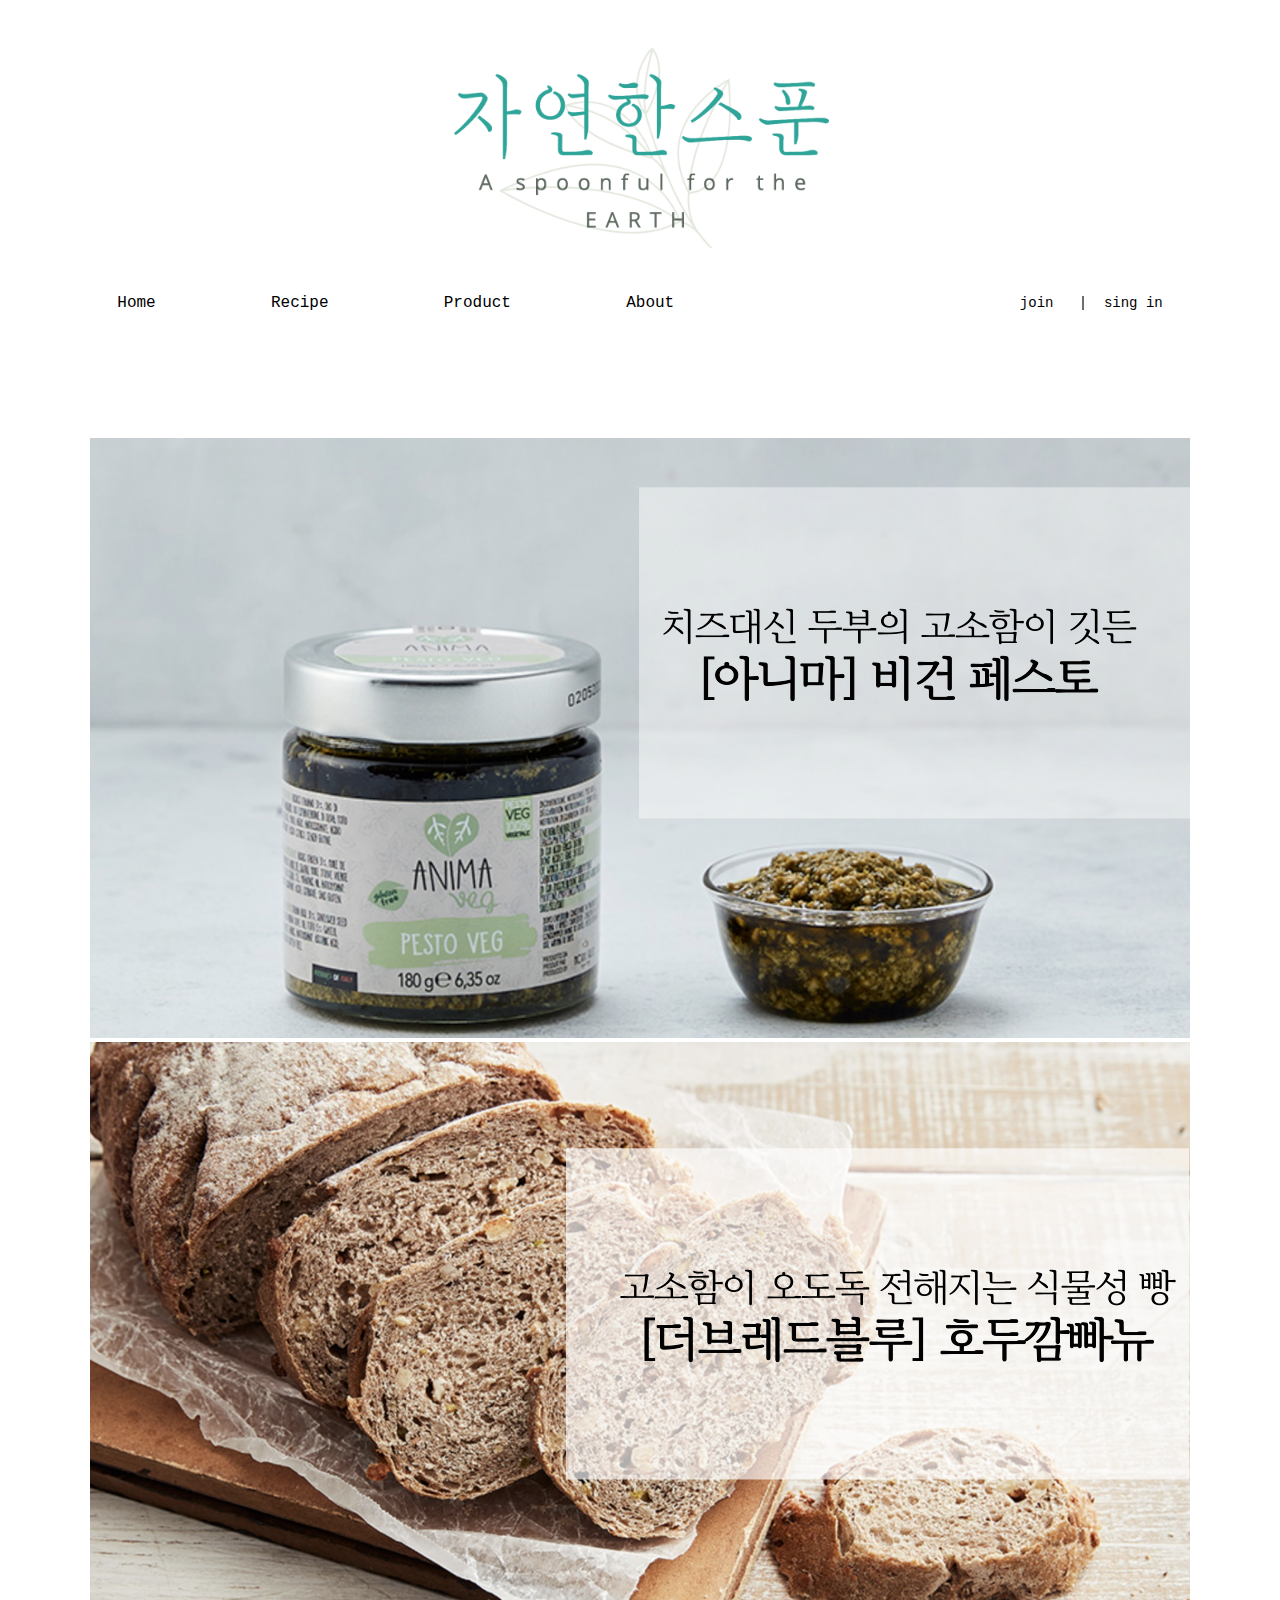
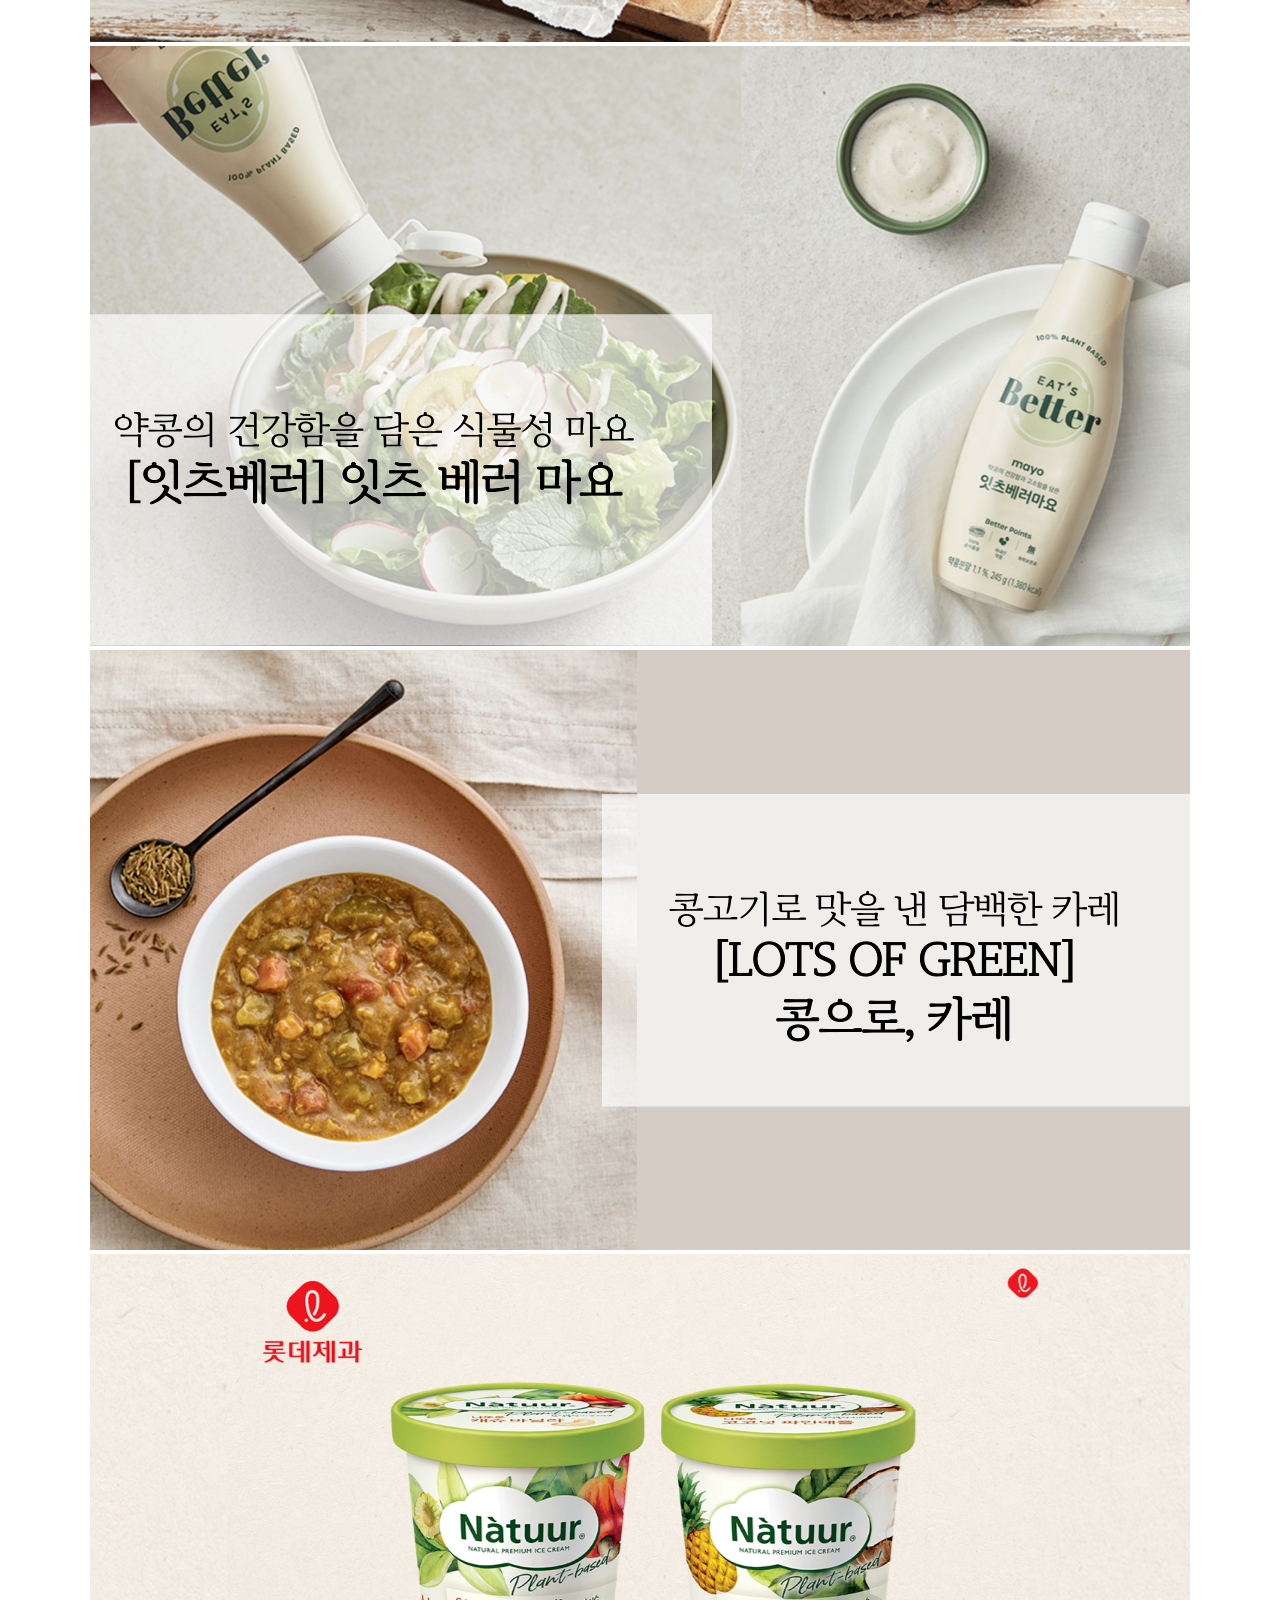
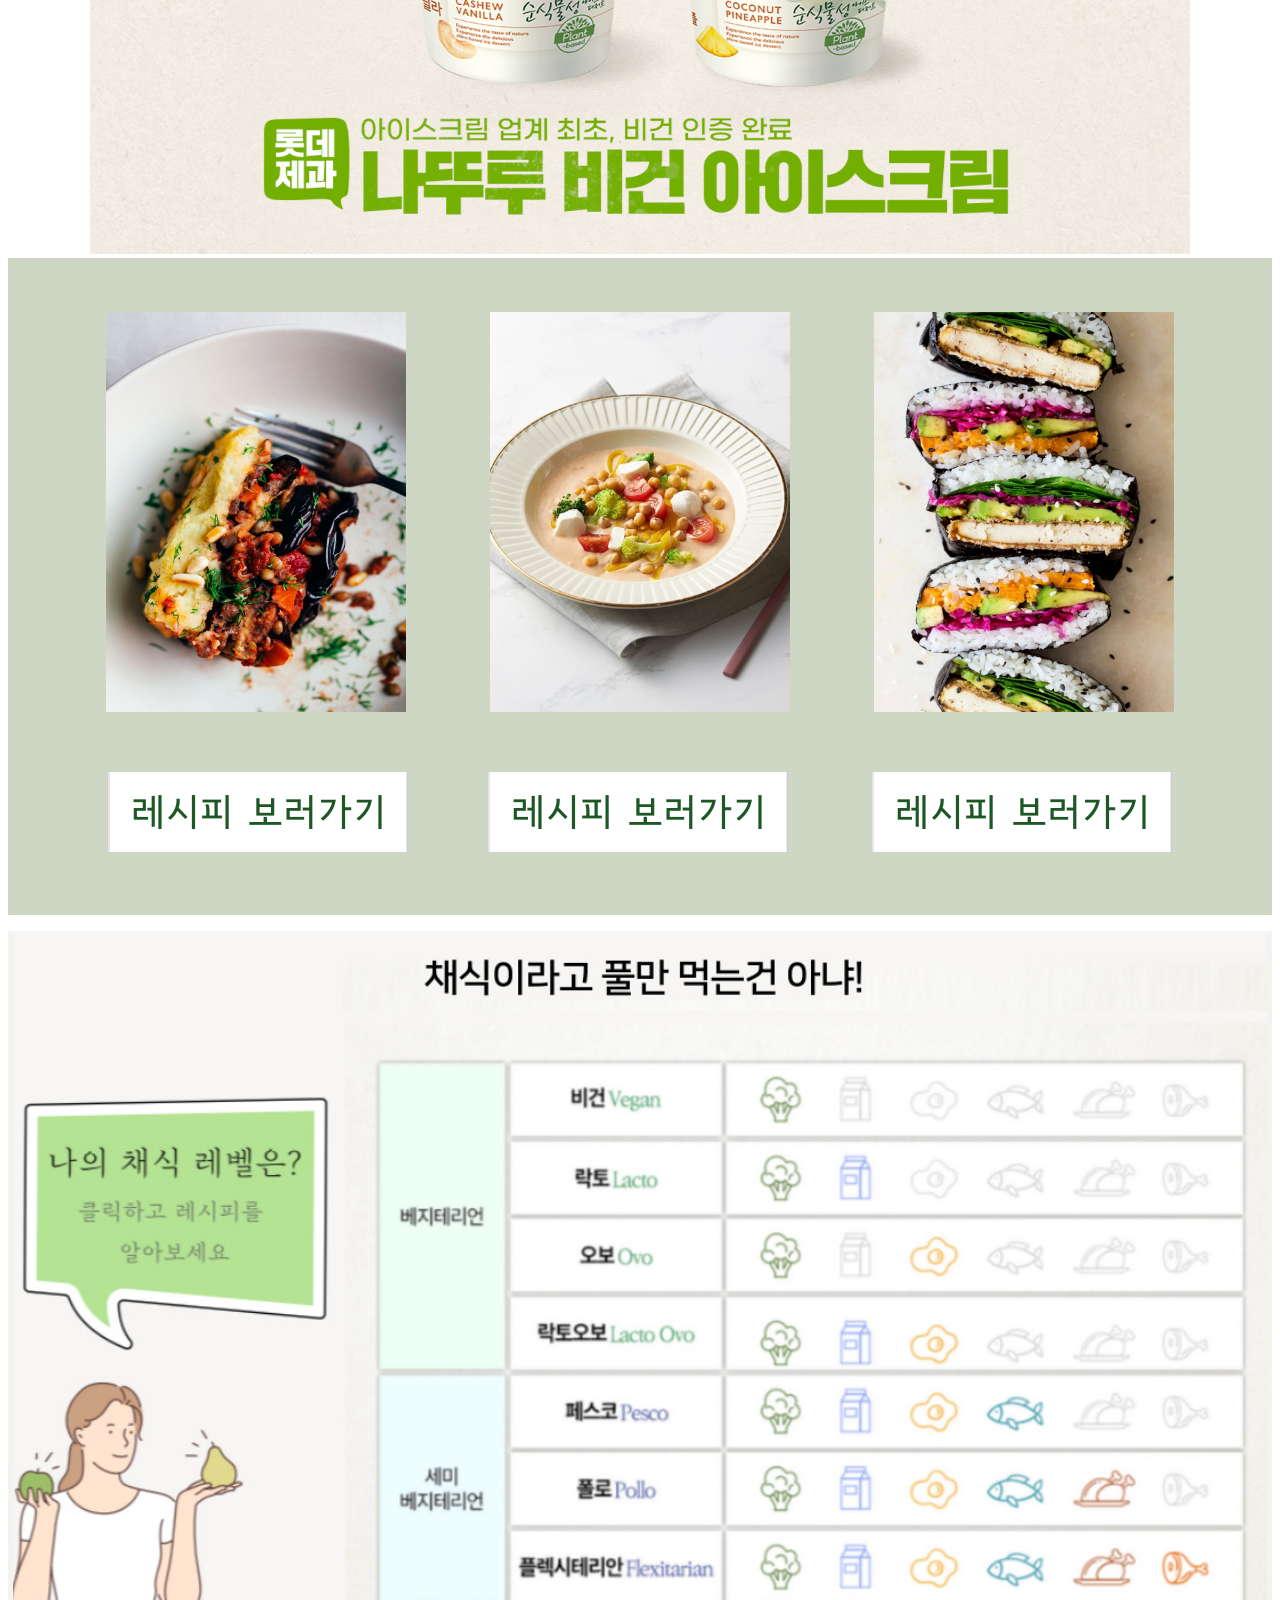
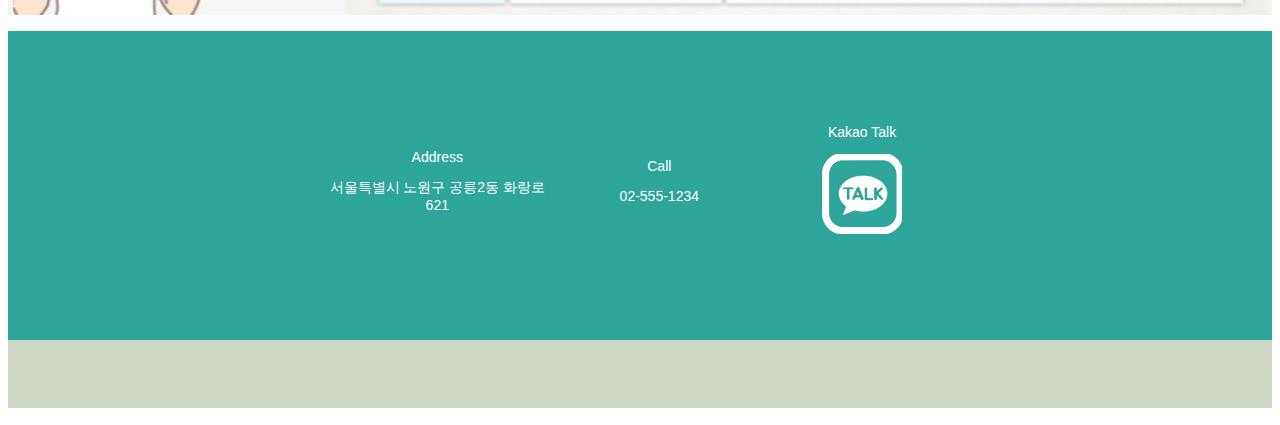
<file: index.html>
<!doctype html>
<html>
<head>
<meta charset="UTF-8">
<title>자연한스푼</title>
    <link rel="stylesheet" type="text/css" href="http://kenwheeler.github.io/slick/slick/slick.css" />
    <link rel="stylesheet" type="text/css" href="http://kenwheeler.github.io/slick/slick/slick-theme.css" />
    <script src="http://code.jquery.com/jquery-3.2.1.slim.min.js" integrity="sha256-k2WSCIexGzOj3Euiig+TlR8gA0EmPjuc79OEeY5L45g=" crossorigin="anonymous"></script>
    <script type="text/javascript" src="http://kenwheeler.github.io/slick/slick/slick.min.js"></script>
<link href="begun.css" rel="stylesheet" type="text/css">
<script type="text/javascript">
function MM_swapImgRestore() { //v3.0
  var i,x,a=document.MM_sr; for(i=0;a&&i<a.length&&(x=a[i])&&x.oSrc;i++) x.src=x.oSrc;
}
function MM_preloadImages() { //v3.0
  var d=document; if(d.images){ if(!d.MM_p) d.MM_p=new Array();
    var i,j=d.MM_p.length,a=MM_preloadImages.arguments; for(i=0; i<a.length; i++)
    if (a[i].indexOf("#")!=0){ d.MM_p[j]=new Image; d.MM_p[j++].src=a[i];}}
}

function MM_findObj(n, d) { //v4.01
  var p,i,x;  if(!d) d=document; if((p=n.indexOf("?"))>0&&parent.frames.length) {
    d=parent.frames[n.substring(p+1)].document; n=n.substring(0,p);}
  if(!(x=d[n])&&d.all) x=d.all[n]; for (i=0;!x&&i<d.forms.length;i++) x=d.forms[i][n];
  for(i=0;!x&&d.layers&&i<d.layers.length;i++) x=MM_findObj(n,d.layers[i].document);
  if(!x && d.getElementById) x=d.getElementById(n); return x;
}

function MM_swapImage() { //v3.0
  var i,j=0,x,a=MM_swapImage.arguments; document.MM_sr=new Array; for(i=0;i<(a.length-2);i+=3)
   if ((x=MM_findObj(a[i]))!=null){document.MM_sr[j++]=x; if(!x.oSrc) x.oSrc=x.src; x.src=a[i+2];}
}
function MM_showHideLayers() { //v9.0
  var i,p,v,obj,args=MM_showHideLayers.arguments;
  for (i=0; i<(args.length-2); i+=3) 
  with (document) if (getElementById && ((obj=getElementById(args[i]))!=null)) { v=args[i+2];
    if (obj.style) { obj=obj.style; v=(v=='show')?'visible':(v=='hide')?'hidden':v; }
    obj.visibility=v; }
}
function MM_popupMsg(msg) { //v1.0
  alert(msg);
}
function MM_openBrWindow(theURL,winName,features) { //v2.0
  window.open(theURL,winName,features);
}
</script>
</head>

<body onLoad="MM_preloadImages('images2/recipeR1.png','images2/recipeR002.png','images2/recipeR3.png');MM_openBrWindow('event.html','GoType','scrollbars=yes,resizable=yes,width=500,height=500')">
<div id="headTitle"><a href="index.html"><img src="images2/logo.png" width="400" height="200" alt=""/></a>
  <div id="menuTitle"></div>
</div>
<div class="menu">
  <pre style="font-size: 16px"><a href="index.html" style="font-size: large">Home</a>            <a href="#" onClick="MM_popupMsg('준비중입니다!')" onMouseOver="MM_showHideLayers('subMenu','','show')">Recipe</a>            <a href="product.html" onMouseOver="MM_showHideLayers('subMenu','','show')">Product</a><a href="#"></a>            <a href="#" onClick="MM_popupMsg('준비중입니다!')">About</a>                                    <span style="font-size: 14px" onfocus="MM_popupMsg('준비중입니다!')"><a href="#" onClick="MM_popupMsg('준비중입니다!')">join</a>   |  <a href="#">sing in</a></span></pre>
  <div id="subMenu" style="visibility:hidden;"> 
  <table width="680" border="0" cellspacing="1" cellpadding="5">
    <tbody>
      <tr>
        <td><a href="product.html">Vegan</a></td>
        <td><a href="#">Lacto</a></td>
        <td><a href="#">Ovo</a></td>
        <td><a href="#">Lacto Ovo</a></td>
        <td><a href="#">Pesco</a></td>
        <td><a href="#">Pollo</a></td>
		<td><a href="#">Flexiarian</a></td>
		<td style="border-width: thin; border-style: dashed;" onClick="MM_showHideLayers('subMenu','','hide')">close(x)</td>
      </tr>
    </tbody>
  </table>
    <p>&nbsp;</p>
  </div>
</div>
	
<div id="slide">
  <div id="slide-wrapper">
        <div><img src="images2/product002.png" width = "1100" height="600" class="slick-track" onClick="MM_popupMsg('상품 준비중입니다!')"></div>
		<div class="slick-track"><img src="images2/product003.png" width = "1100" height="600" class="slick-track" onClick="MM_popupMsg('상품 준비중입니다!')"></div>
		<div><img src="images2/product004.png" width = "1100" height="600" class="slick-track" onClick="MM_popupMsg('상품 준비중입니다!')"></div>
		<div><img src="images2/product005.png" width = "1100" height="600" class="slick-track" onClick="MM_popupMsg('상품 준비중입니다!')"></div>
        <div><img src="images2/product006.png" width = "1100" height="600" class="slick-track" onClick="MM_popupMsg('상품 준비중입니다!')"></div>
</div>
</div>

<div id="recipe">
  <div class="recipe_img">
    <p><span style="text-align: center"><a href="#" onMouseOut="MM_swapImgRestore()" onMouseOver="MM_swapImage('recipe1','','images2/recipeR1.png',1)"><img src="images2/recipe1.jpeg" alt="" width="300" height="400" class="recipe_img" id="recipe1" onClick="MM_popupMsg('렌틸 콩 무사카 레시피 궁금하신가요?\r기대해주세요!')"></a>
		<a href="recipeView.html" onMouseOut="MM_swapImgRestore()" onMouseOver="MM_swapImage('recipe2','','images2/recipeR002.png',1)"><img src="images2/recipe2.jpeg" alt="병아리콩 파스타" width="300" height="400" class="recipe_img" id="recipe2"></a></span>
		<a href="#" style="text-align: center" onMouseOver="MM_swapImage('recipe3','','images2/recipeR3.png',1)" onMouseOut="MM_swapImgRestore()"><img src="images2/recipe3.jpeg" alt="아보카도두부 김밥" width="300" height="400" class="recipe_img" id="recipe3" onClick="MM_popupMsg('색다르게 즐겨보는 두부, 아보카도 김밥~\r기대해주세요!')"></a></p>
    <p style="text-align: center"><img src="images2/recipeGo.png" alt="" width="300" height="80" class="recipe_img" onClick="MM_popupMsg('래시피 준비중입니다!')"/><img src="images2/recipeGo.png" alt="" width="300" height="80" usemap="#Map2" class="recipe_img" href="recipeView.html"/>
      <map name="Map2">
        <area shape="poly" coords="7,4" href="#">
        <area shape="rect" coords="8,7,300,73" href="recipeView.html">
      </map>
    <img src="images2/recipeGo.png" alt="" width="300" height="80" class="recipe_img" onClick="MM_popupMsg('래시피 준비중입니다!')"/></p>
  </div>
</div>
<div id="type">
  <p><img src="images2/level.png" alt="" width="1254" usemap="#Map"/>
    <map name="Map">
      <area shape="rect" coords="497,599,705,674" href="#" onClick="MM_popupMsg('래시피 준비중입니다!')">
      <area shape="rect" coords="497,131,706,204" onClick="MM_popupMsg('레시피 준비중입니다!')">
      <area shape="rect" coords="496,211,702,278" onClick="MM_popupMsg('레시피 준비중입니다!')">
      <area shape="rect" coords="495,285,706,356" onClick="MM_popupMsg('래시피 준비중입니다!')">
      <area shape="rect" coords="494,362,706,433" onClick="MM_popupMsg('래시피 준비중입니다!')">
      <area shape="rect" coords="496,439,707,511" onClick="MM_popupMsg('래시피 준비중입니다!')">
      <area shape="rect" coords="497,519,707,588" onClick="MM_popupMsg('래시피 준비중입니다!')">
    </map>
  </p>
</div>

<footer class="bottom">
  <div class="bottomInfo">
		<div class="bottomInfo_block">
	    <pre>&nbsp;


</pre></div>
	<table width="680" border="0" cellspacing="1" cellpadding="5">
	  <tbody>
		    <tr>
		      <td width="274" style="text-align: center; color: #FFFFFF; font-family: Gotham, 'Helvetica Neue', Helvetica, Arial, sans-serif;"><p>Address</p>
	          <p><a href="https://www.google.com/maps/place/서울여자대학교/@37.6281126,127.0882681,17z/data=!3m1!4b1!4m5!3m4!1s0x357cb9870d108e45:0x14cb14d89b7450a7!8m2!3d37.6281126!4d127.0904568" target="new" style="color: white;">서울특별시 노원구 공릉2동 화랑로 621</a></p></td>
		      <td width="152" style="text-align: center; color: #FFFFFF; font-family: Gotham, 'Helvetica Neue', Helvetica, Arial, sans-serif;"><p>Call</p>
	          <p>02-555-1234</p></td>
		      <td width="220"><p style="text-align: center; color: #FFFFFF; font-family: Gotham, 'Helvetica Neue', Helvetica, Arial, sans-serif;">Kakao Talk</p>
	          <p><a href="https://open.kakao.com/o/s5alzBhd" target="new"><img src="images2/kakaotalk.png" width="80" height="80" alt=""/></a></p></td>
	        </tr>
      </tbody>
    </table>
		<p>&nbsp;</p>
		<p>&nbsp;</p>
  </div>
  <p>&nbsp;</p>
  <p>&nbsp;</p>
</footer>
</body>
	
<script type="text/javascript">
	
$(document).ready(function () {
	$('#slide-wrapper').slick({
	autoplay : true,

		dots: true,

		speed : 300 /* 이미지가 슬라이딩시 걸리는 시간 */,

		infinite: true,

		autoplaySpeed: 3000 /* 이미지가 다른 이미지로 넘어 갈때의 텀 */,

		arrows: true,

		slidesToShow: 1,

		slidesToScroll: 1,

		fade: false
});
});



</script>
</html>
</file>
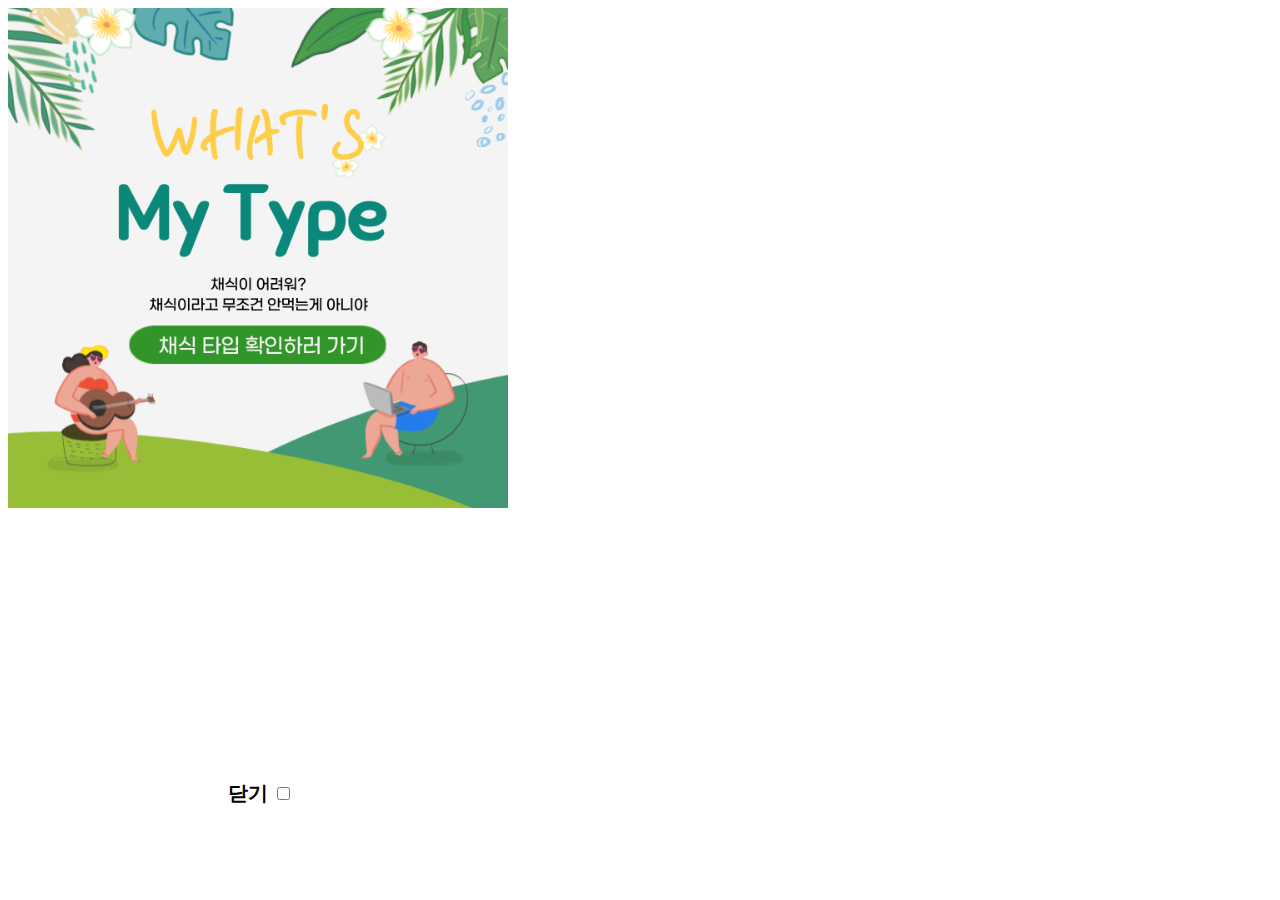
<file: event.html>
<!doctype html>
<html>
<head>
<meta charset="UTF-8">
<title>event.html</title>
<script type="text/javascript">
function MM_callJS(jsStr) { //v2.0
  return eval(jsStr)
}
	
function MovePage() {
        window.opener.top.location.href="index.html#type";
        window.close();
}
</script>
</head>

<body>
<img src="images2/event.png" alt="" width="500" height="500" usemap="#Map"/>
<map name="Map">
  <area shape="rect" coords="117,319,380,356" href="javascript:MovePage();" >
</map>
<div id ="checkBoxId" style="left: 228px; width: 77px; bottom: 93px; font-size: 20px; font-weight: bold; position: absolute;">
	<label> 닫기 <input name="color" type="checkbox" onClick="MM_callJS('window.close();')" value="close"></label>
	</div>
</body>
<!--
<script>
	$(document).ready(function(){
    $("#checkBoxId").change(function(){
        if($("#checkBoxId").is(":checked")){
           window.close();
        }
    });
});
	</script>
-->
</html>
</file>
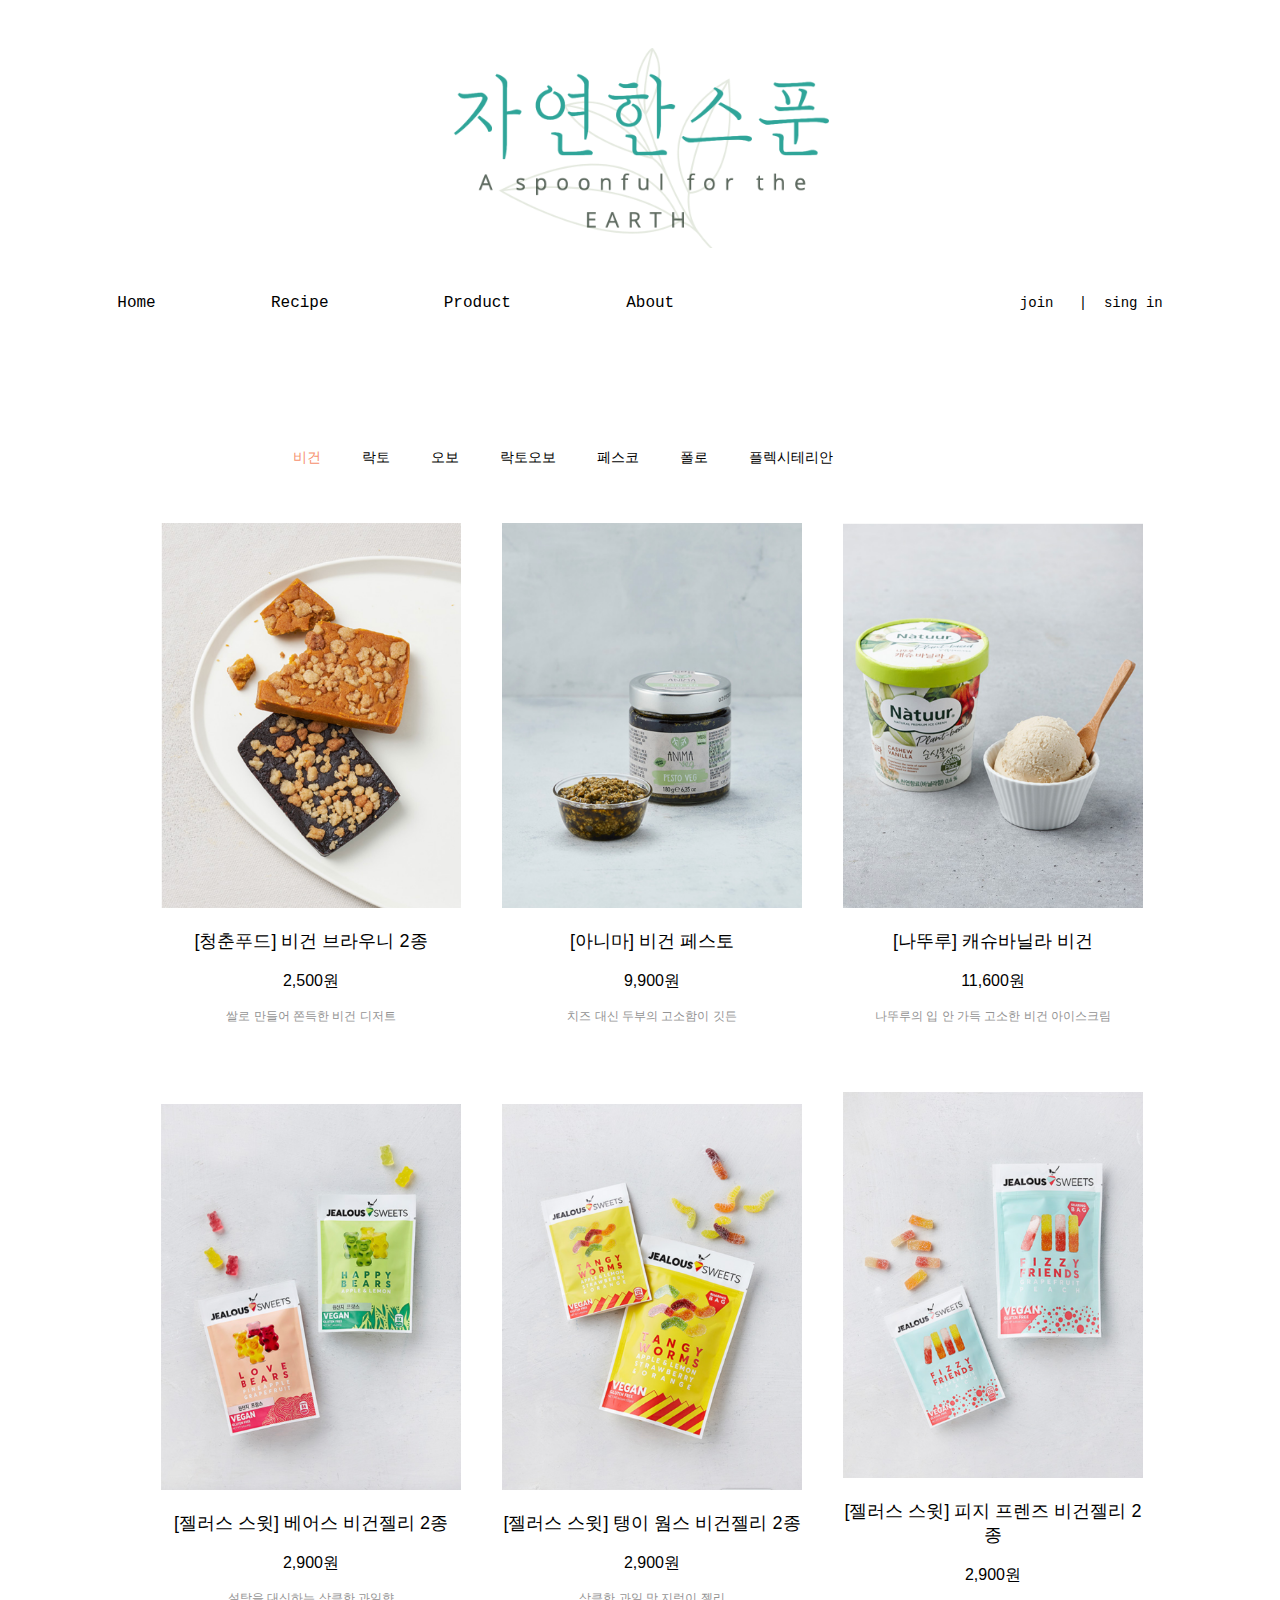
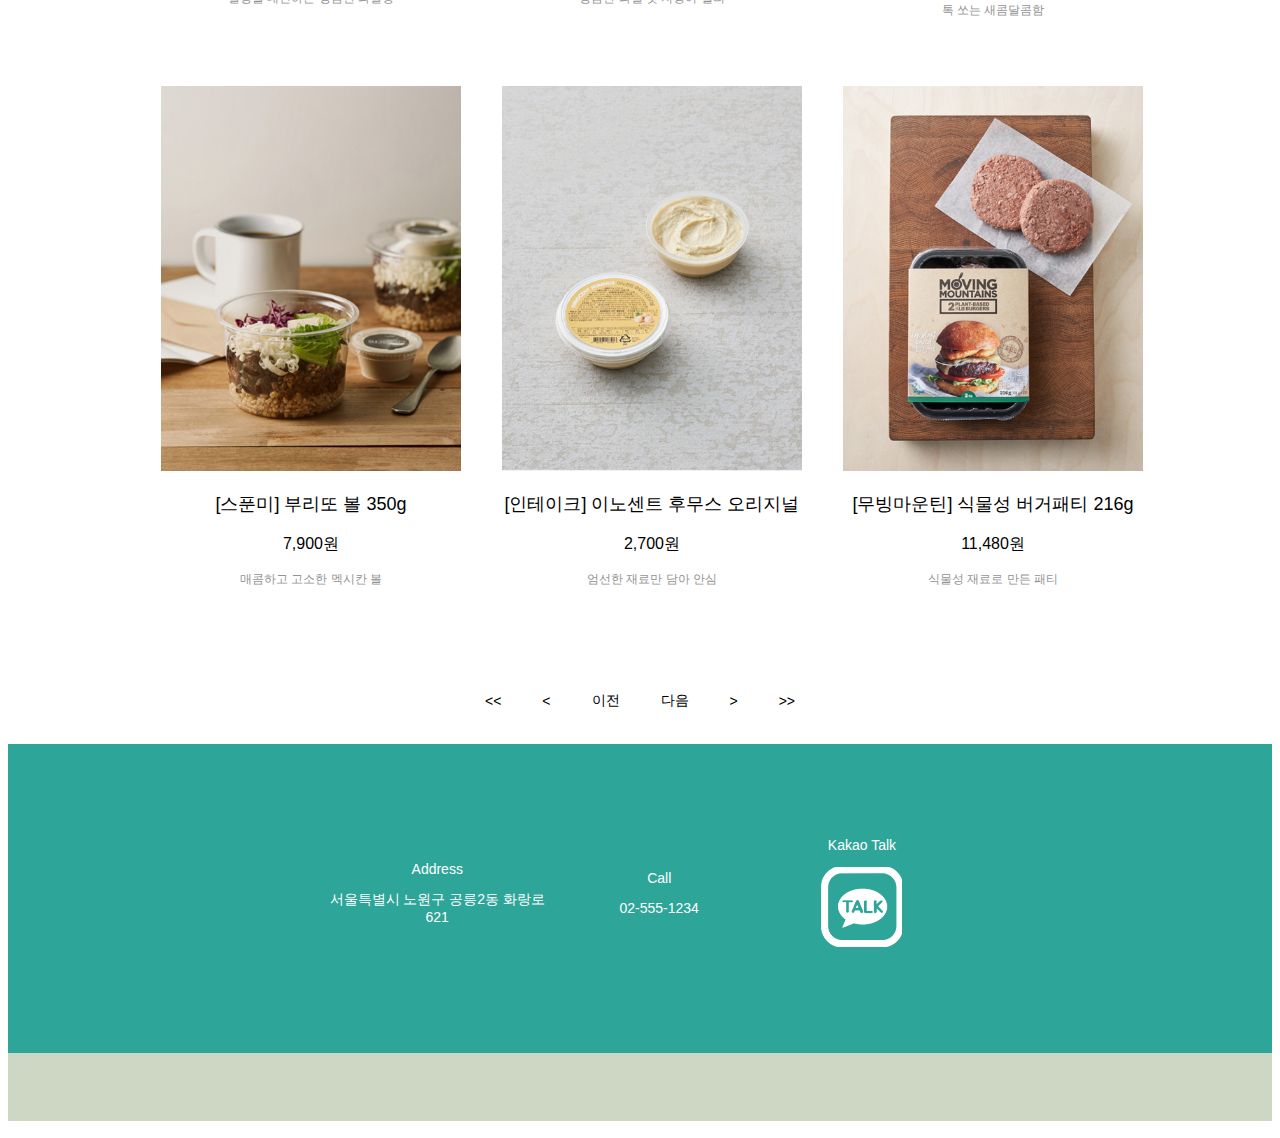
<file: product.html>
<!doctype html>
<html>
<head>
<meta charset="UTF-8">
<title>비건 상품</title>
<link rel="stylesheet" type="text/css" href="http://kenwheeler.github.io/slick/slick/slick.css" />
<link rel="stylesheet" type="text/css" href="http://kenwheeler.github.io/slick/slick/slick-theme.css" />
<script src="http://code.jquery.com/jquery-3.2.1.slim.min.js" integrity="sha256-k2WSCIexGzOj3Euiig+TlR8gA0EmPjuc79OEeY5L45g=" crossorigin="anonymous"></script>
<script type="text/javascript" src="http://kenwheeler.github.io/slick/slick/slick.min.js"></script>
<link href="begun.css" rel="stylesheet" type="text/css">
<script type="text/javascript">
function MM_showHideLayers() { //v9.0
  var i,p,v,obj,args=MM_showHideLayers.arguments;
  for (i=0; i<(args.length-2); i+=3) 
  with (document) if (getElementById && ((obj=getElementById(args[i]))!=null)) { v=args[i+2];
    if (obj.style) { obj=obj.style; v=(v=='show')?'visible':(v=='hide')?'hidden':v; }
    obj.visibility=v; }
}
function MM_popupMsg(msg) { //v1.0
  alert(msg);
}
</script>
</head>

<body>
<div id="headTitle"><a href="index.html"><img src="images2/logo.png" width="400" height="200" alt=""/></a>
  <div id="menuTitle"></div>
</div>
<div class="menu">
  <pre style="font-size: 16px"><a href="index.html" style="font-size: large">Home</a>            <a href="#" onClick="MM_popupMsg('준비중입니다!')" onMouseOver="MM_showHideLayers('subMenu','','show')">Recipe</a>            <a href="product.html">Product</a><a href="#"></a>            <a href="#" onClick="MM_popupMsg('준비중입니다!')">About</a>                                    <span style="font-size: 14px" onfocus="MM_popupMsg('준비중입니다!')"><a href="#" onClick="MM_popupMsg('준비중입니다!')">join</a>   |  <a href="#" onClick="MM_popupMsg('준비중입니다!')">sing in</a></span></pre>
  <div id="subMenu" style="visibility:hidden;"> 
  <table width="680" border="0" cellspacing="1" cellpadding="5">
    <tbody>
      <tr>
        <td><a href="#">Vegan</a></td>
        <td onClick="MM_popupMsg('상품 준비중입니다!')">Lacto</td>
        <td onClick="MM_popupMsg('상품 준비중입니다!')">Ovo</td>
        <td onClick="MM_popupMsg('상품 준비중입니다!')">Lacto Ovo</td>
        <td onClick="MM_popupMsg('상품 준비중입니다!')">Pesco</td>
        <td onClick="MM_popupMsg('상품 준비중입니다!')">Pollo</td>
		<td onClick="MM_popupMsg('상품 준비중입니다!')">Flexiarian</td>
		<td style="border-width: thin; border-style: dashed;" onClick="MM_showHideLayers('subMenu','','hide')" onfocus="MM_showHideLayers('subMenu','','hide')">close(x)</td>
      </tr>
    </tbody>
  </table>
  </div>
</div>
	<div id="Page">
<div id="category">
  <table width="1000" border="0" cellspacing="1" cellpadding="5">
    <tbody>
      <tr>
        <td><a href="product.html" style="color: #F6916E">비건</a></td>
        <td><a href="#" onClick="MM_popupMsg('상품 준비중입니다!')">락토</a></td>
        <td><a href="#" onClick="MM_popupMsg('상품 준비중입니다!')">오보</a></td>
        <td><a href="#" onClick="MM_popupMsg('상품 준비중입니다!')">락토오보</a></td>
        <td><a href="#" onClick="MM_popupMsg('상품 준비중입니다!')">페스코</a></td>
        <td><a href="#" onClick="MM_popupMsg('상품 준비중입니다!')">폴로</a></td>
        <td><a href="#" onClick="MM_popupMsg('상품 준비중입니다!')">플렉시테리안</a></td>
      </tr>
    </tbody>
  </table>
</div>
<div id="items">
  <table width="1000" border="0" cellspacing="1" cellpadding="5">
    <tbody>
      <tr>
        <td><p><img src="images2/item01.png"  alt="" width="300" onClick="MM_popupMsg('상품 준비중입니다!')"/></p>
          <p class="itemTitle">[청춘푸드] 비건 브라우니 2종</p>
          <p class="itemPrice">2,500원</p>
          <p class="itemSubInfo">쌀로 만들어 쫀득한 비건 디저트</p></td>
        <td><p><img src="images2/item02.png"  alt="" width="300" onClick="MM_popupMsg('상품 준비중입니다!')"/></p>
          <p class="itemTitle">[아니마] 비건 페스토</p>
          <p class="itemPrice">9,900원</p>
          <p class="itemSubInfo">치즈 대신 두부의 고소함이 깃든</p></td>
        <td><p><img src="images2/item03.png"  alt="" width="300" onClick="MM_popupMsg('상품 준비중입니다!')"/></p>
          <p class="itemTitle">[나뚜루] 캐슈바닐라 비건</p>
          <p class="itemPrice">11,600원</p>
          <p class="itemSubInfo">나뚜루의 입 안 가득 고소한 비건 아이스크림</p></td>
      </tr>
      <tr>
        <td><p><img src="images2/item04.png"  alt="" width="300" onClick="MM_popupMsg('상품 준비중입니다!')"/></p>
          <p class="itemTitle">[젤러스 스윗] 베어스 비건젤리 2종</p>
          <p class="itemPrice">2,900원</p>
          <p class="itemSubInfo">설탕을 대신하는 상큼한 과일향</p></td>
        <td><p><img src="images2/item05.png"  alt="" width="300" onClick="MM_popupMsg('상품 준비중입니다!')"/></p>
          <p class="itemTitle">[젤러스 스윗] 탱이 웜스 비건젤리 2종</p>
          <p class="itemPrice">2,900원</p>
          <p class="itemSubInfo">상큼한 과일 맛 지렁이 젤리</p></td>
        <td><p><img src="images2/item06.png"  alt="" width="300" onClick="MM_popupMsg('상품 준비중입니다!')"/></p>
          <p class="itemTitle">[젤러스 스윗] 피지 프렌즈 비건젤리 2종</p>
          <p class="itemPrice">2,900원</p>
          <p class="itemSubInfo">톡 쏘는 새콤달콤함</p></td>
      </tr>
      <tr>
        <td><p><img src="images2/item07.png"  alt="" width="300" onClick="MM_popupMsg('상품 준비중입니다!')"/></p>
          <p class="itemTitle">[스푼미] 부리또 볼 350g</p>
          <p class="itemPrice">7,900원</p>
          <p class="itemSubInfo">매콤하고 고소한 멕시칸 볼</p></td>
        <td><p><img src="images2/item08.png"  alt="" width="300" onClick="MM_popupMsg('상품 준비중입니다!')"/></p>
          <p class="itemTitle">[인테이크] 이노센트 후무스 오리지널</p>
          <p class="itemPrice">2,700원</p>
          <p class="itemSubInfo">엄선한 재료만 담아 안심</p></td>
        <td><p><img src="images2/item09.png"  alt="" width="300" onClick="MM_popupMsg('상품 준비중입니다!')"/></p>
          <p class="itemTitle">[무빙마운틴] 식물성 버거패티 216g</p>
          <p class="itemPrice">11,480원</p>
          <p class="itemSubInfo">식물성 재료로 만든 패티</p></td>
      </tr>
    </tbody>
  </table>
  <p>&nbsp;</p>
</div>
<div id="itemPage">
  <table width="1000" border="0" cellspacing="1" cellpadding="5">
    <tbody>
      <tr>
        <td onClick="MM_popupMsg('첫 번째 페이지입니다.')"><a href="#">&lt;&lt;</a></td>
        <td onClick="MM_popupMsg('첫 번째 페이지입니다.')"><a href="#">&lt;</a></td>
        <td onClick="MM_popupMsg('첫 번째 페이지입니다.')"><a href="#">이전</a></td>
        <td onClick="MM_popupMsg('마지막 페이지입니다.')"><a href="#">다음</a></td>
        <td onClick="MM_popupMsg('마지막 페이지입니다.')"><a href="#">&gt;</a></td>
        <td onClick="MM_popupMsg('마지막 페이지입니다.')"><a href="#">&gt;&gt;</a></td>
      </tr>
    </tbody>
  </table>
</div>
		</div>
<footer class="bottom">
  <div class="bottomInfo">
		<div class="bottomInfo_block">
	    <pre>&nbsp;


</pre></div>
	<table width="680" border="0" cellspacing="1" cellpadding="5">
	  <tbody>
		    <tr>
		      <td width="274" style="text-align: center; color: #FFFFFF; font-family: Gotham, 'Helvetica Neue', Helvetica, Arial, sans-serif;"><p>Address</p>
	          <p><a href="https://www.google.com/maps/place/서울여자대학교/@37.6281126,127.0882681,17z/data=!3m1!4b1!4m5!3m4!1s0x357cb9870d108e45:0x14cb14d89b7450a7!8m2!3d37.6281126!4d127.0904568" target="new" style="color: white;">서울특별시 노원구 공릉2동 화랑로 621</a></p></td>
		      <td width="152" style="text-align: center; color: #FFFFFF; font-family: Gotham, 'Helvetica Neue', Helvetica, Arial, sans-serif;"><p>Call</p>
	          <p>02-555-1234</p></td>
		      <td width="220"><p style="text-align: center; color: #FFFFFF; font-family: Gotham, 'Helvetica Neue', Helvetica, Arial, sans-serif;">Kakao Talk</p>
	          <p><a href="https://open.kakao.com/o/s5alzBhd" target="new"><img src="images2/kakaotalk.png" width="81" height="80" alt=""/></a></p></td>
	        </tr>
      </tbody>
    </table>
		<p>&nbsp;</p>
		<p>&nbsp;</p>
  </div>
  <p>&nbsp;</p>
  <p>&nbsp;</p>
</footer>
</body>
	
<script type="text/javascript">
	
$(document).ready(function () {
	$('.slide-wrapper').slick({
	autoplay : true,

		dots: true,

		speed : 300 /* 이미지가 슬라이딩시 걸리는 시간 */,

		infinite: true,

		autoplaySpeed: 3000 /* 이미지가 다른 이미지로 넘어 갈때의 텀 */,

		arrows: true,

		slidesToShow: 1,

		slidesToScroll: 1,

		fade: false
});
});



</script>
</html>
</file>
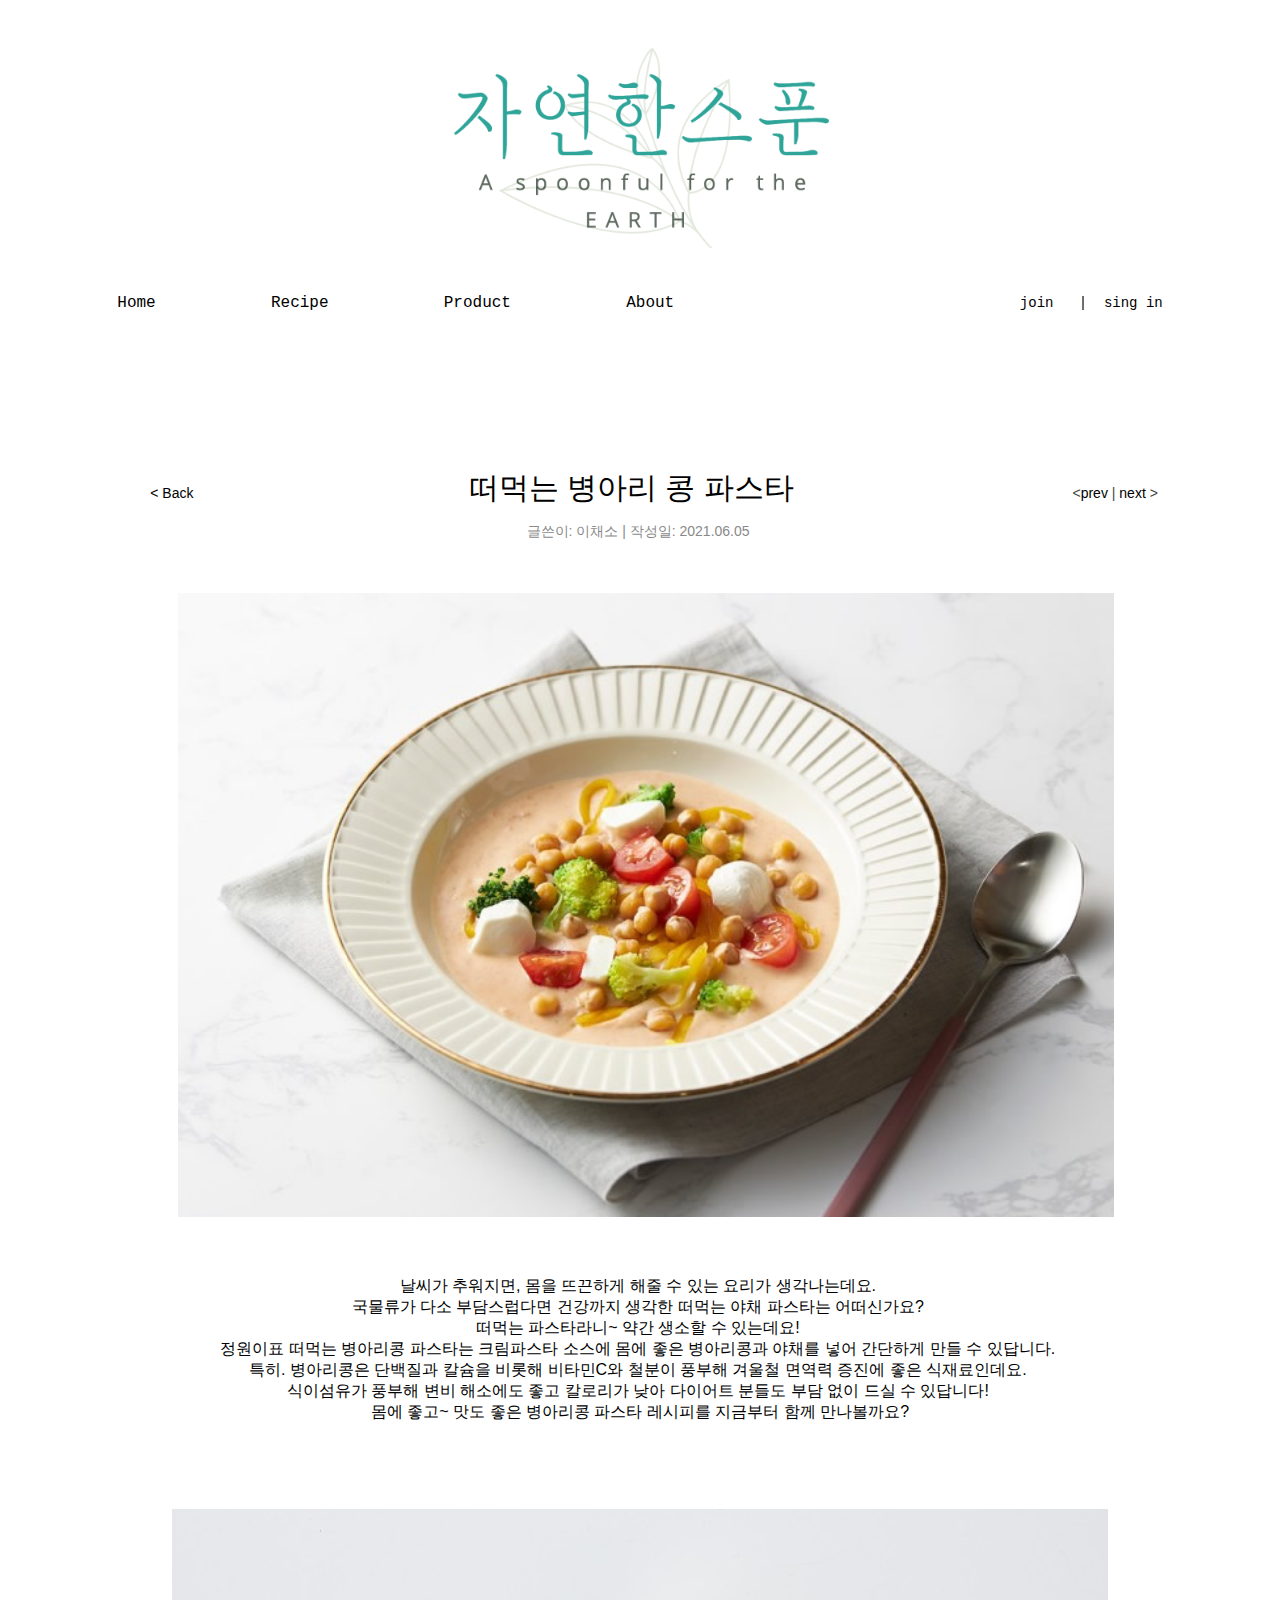
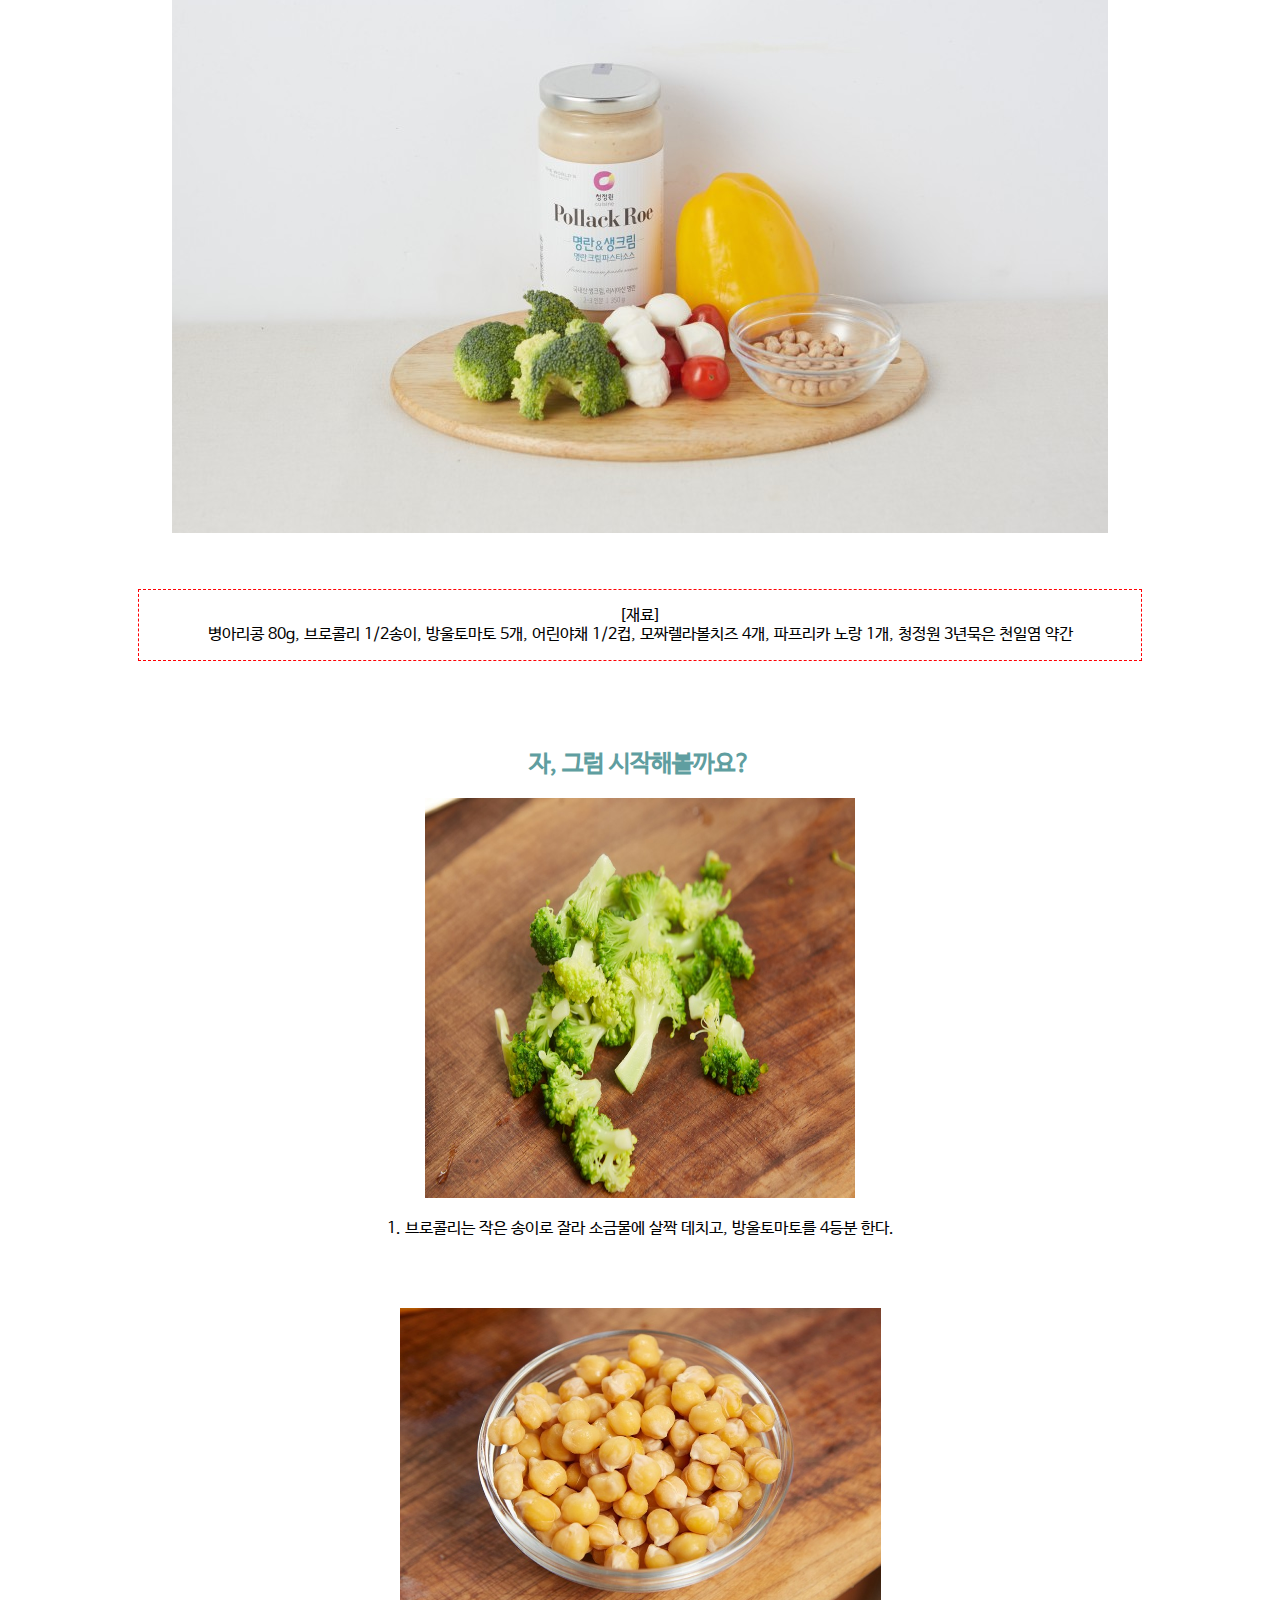
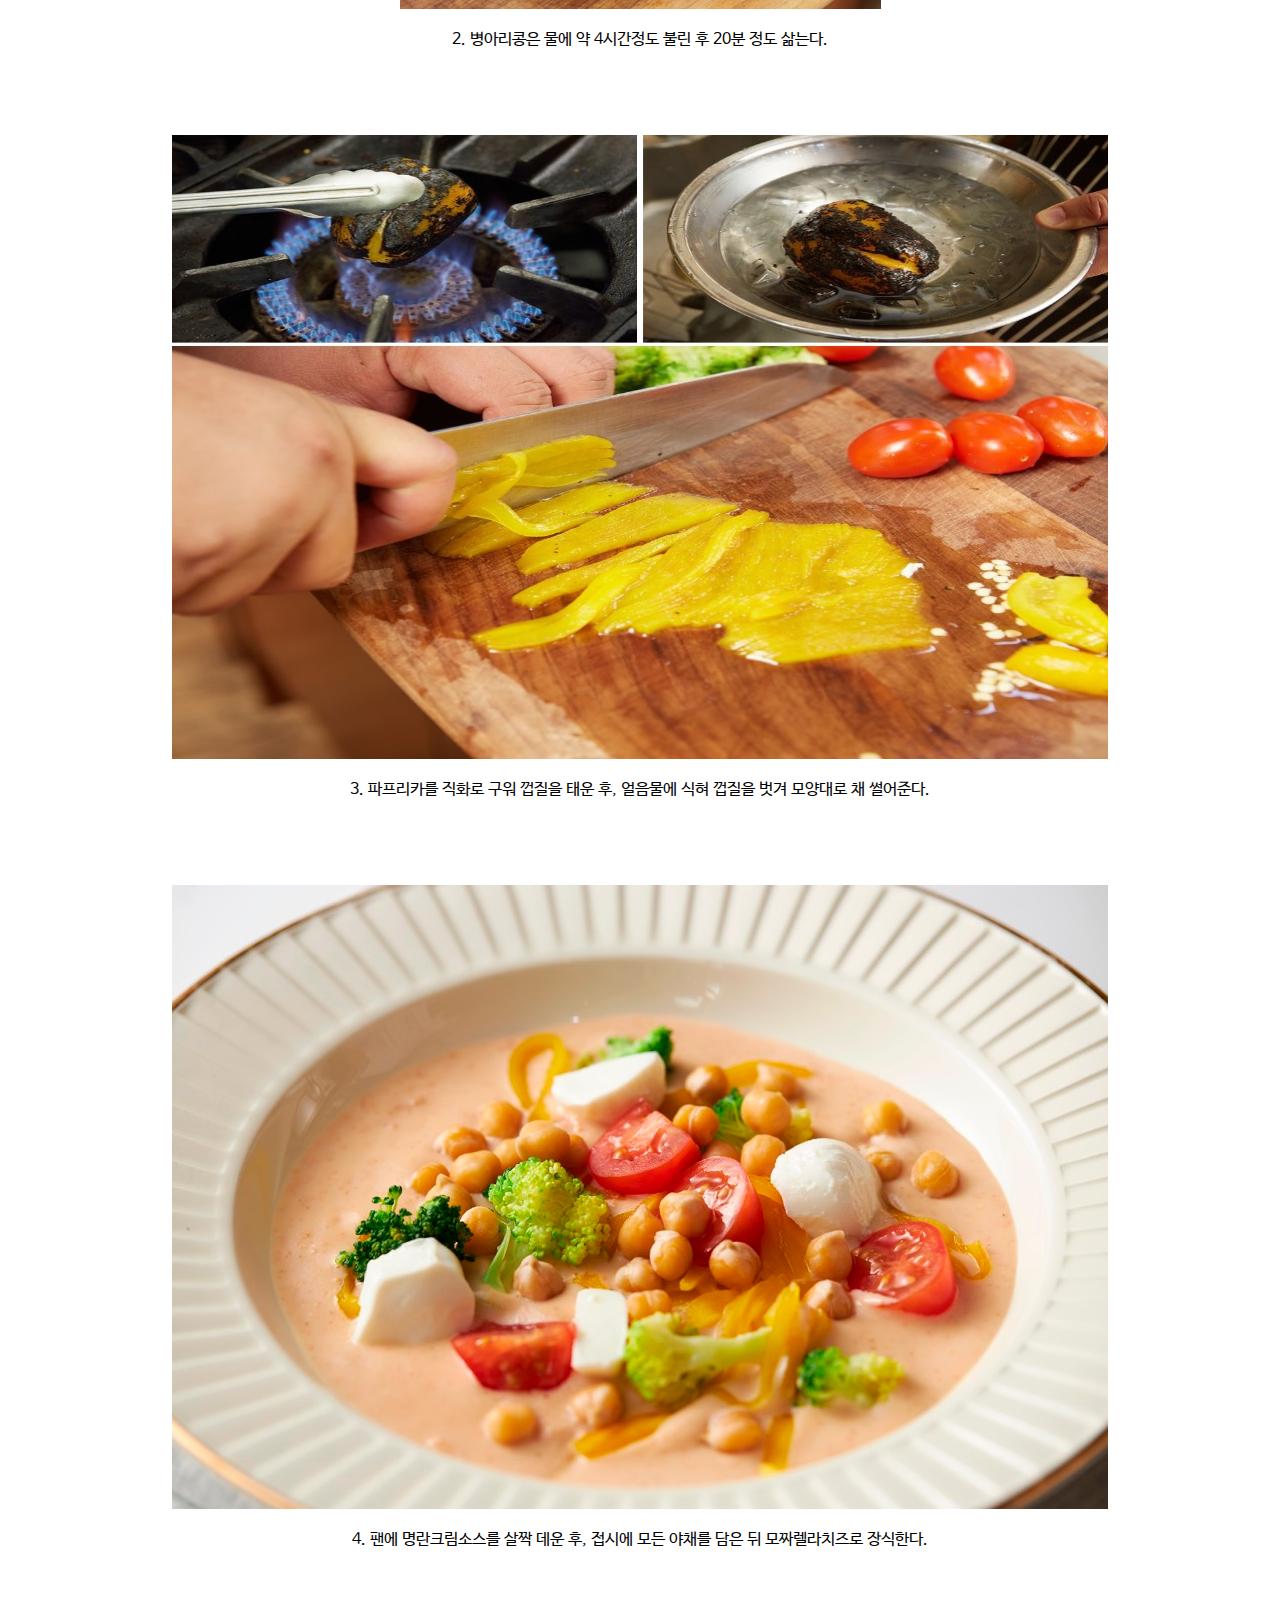
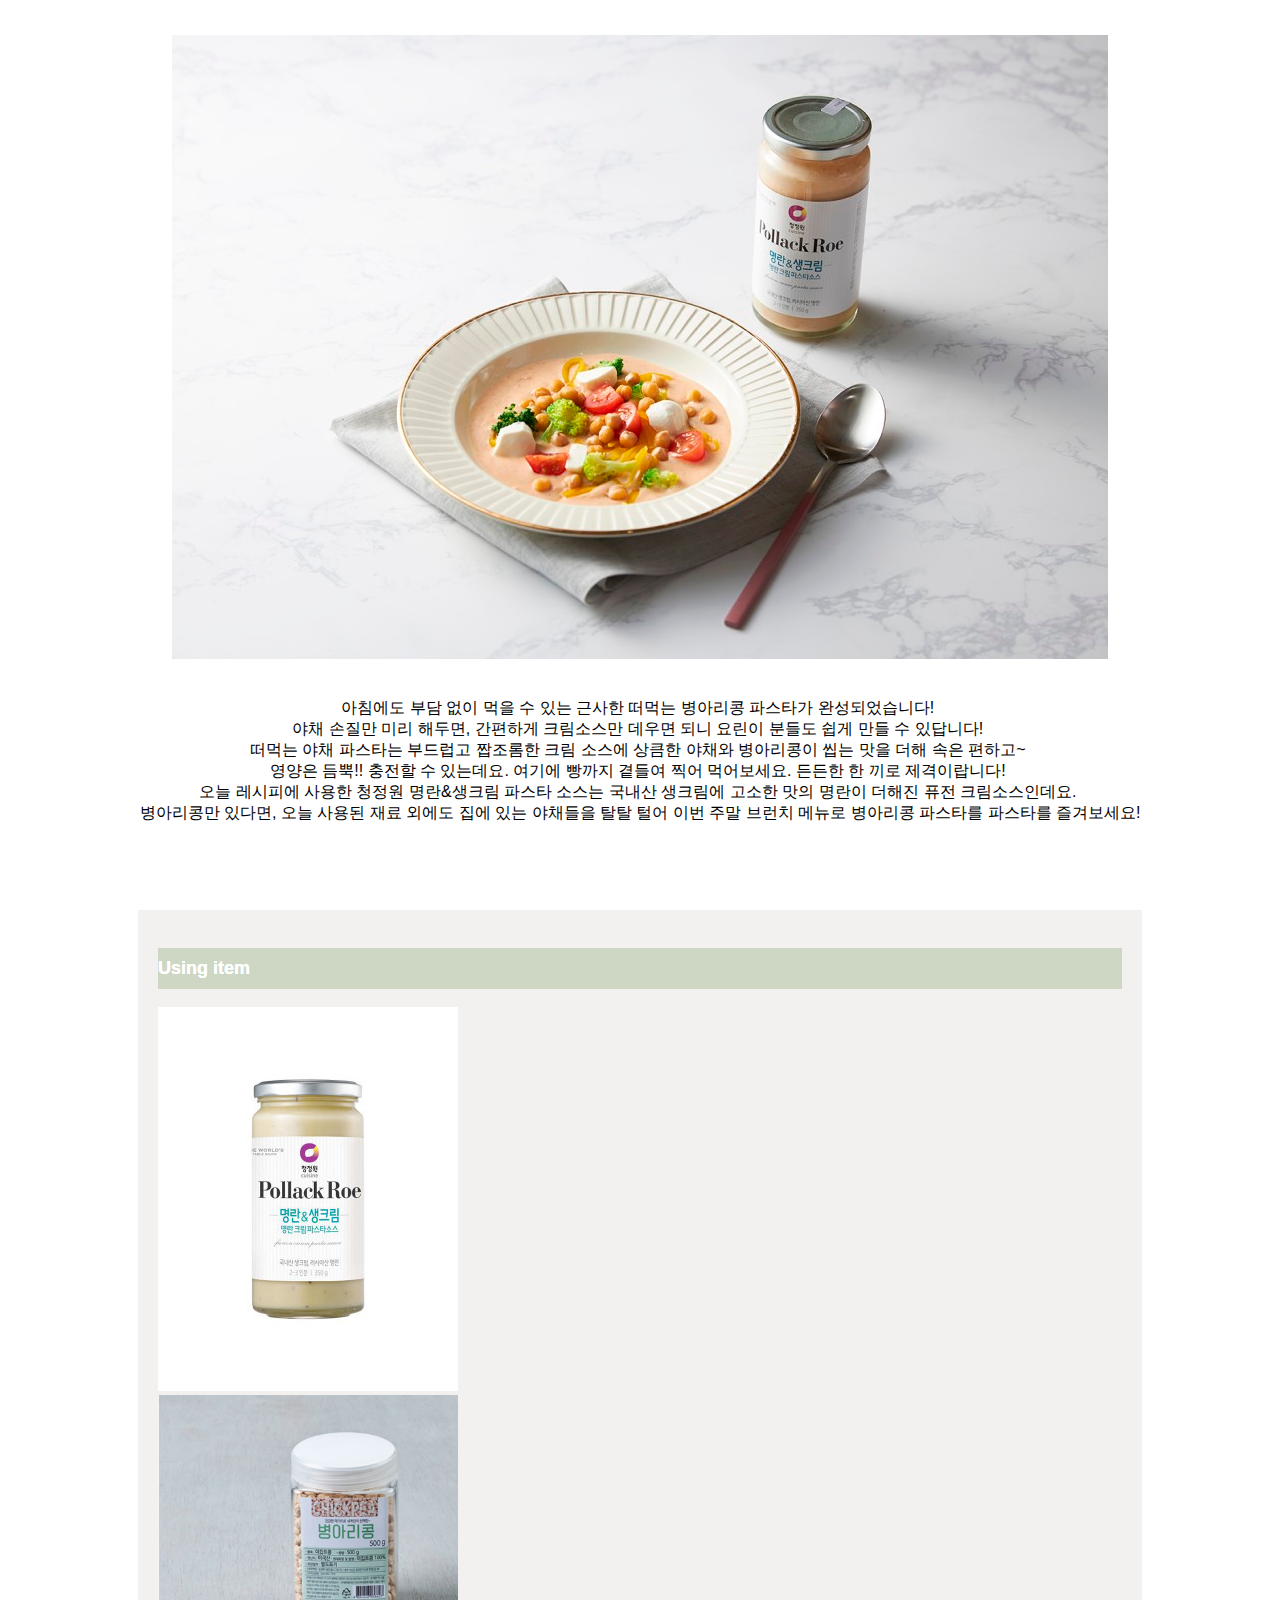
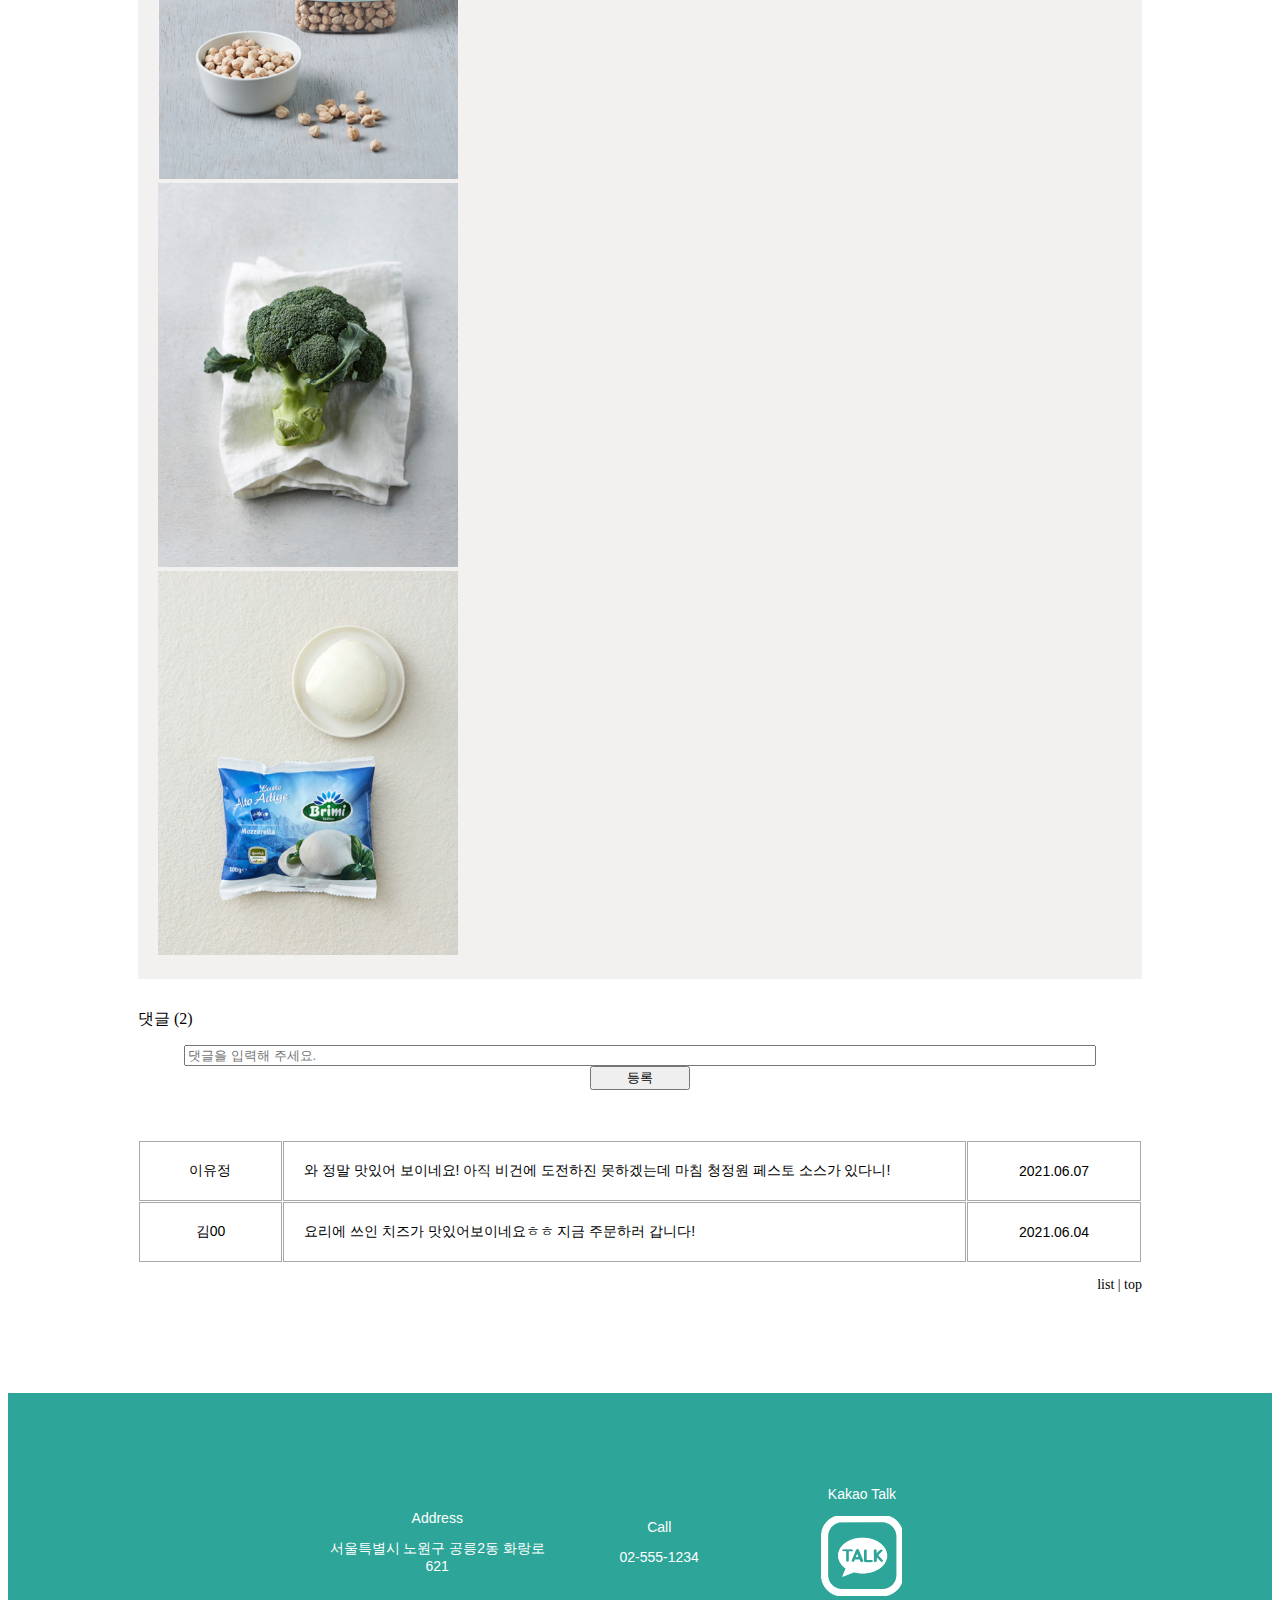
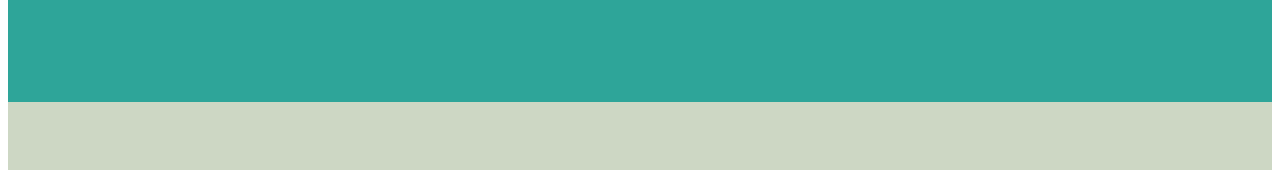
<file: recipeView.html>
<!doctype html>
<html>
<head>
<meta charset="UTF-8">
<title>병아리콩파스타 레시피</title>
<link rel="stylesheet" type="text/css" href="http://kenwheeler.github.io/slick/slick/slick.css" />
<link rel="stylesheet" type="text/css" href="http://kenwheeler.github.io/slick/slick/slick-theme.css" />
<script src="http://code.jquery.com/jquery-3.2.1.slim.min.js" integrity="sha256-k2WSCIexGzOj3Euiig+TlR8gA0EmPjuc79OEeY5L45g=" crossorigin="anonymous"></script>
<script type="text/javascript" src="http://kenwheeler.github.io/slick/slick/slick.min.js"></script>
<link href="begun.css" rel="stylesheet" type="text/css">
<script type="text/javascript">
function MM_showHideLayers() { //v9.0
  var i,p,v,obj,args=MM_showHideLayers.arguments;
  for (i=0; i<(args.length-2); i+=3) 
  with (document) if (getElementById && ((obj=getElementById(args[i]))!=null)) { v=args[i+2];
    if (obj.style) { obj=obj.style; v=(v=='show')?'visible':(v=='hide')?'hidden':v; }
    obj.visibility=v; }
}
function MM_popupMsg(msg) { //v1.0
  alert(msg);
}
</script>
</head>

<body>
<div id="headTitle"><a href="index.html"><img src="images2/logo.png" width="400" height="200" alt=""/></a>
  <div id="menuTitle"></div>
</div>
<div class="menu">
  <pre style="font-size: 16px"><a href="index.html" style="font-size: large">Home</a>            <a href="#" onClick="MM_popupMsg('준비중입니다!')" onMouseOver="MM_showHideLayers('subMenu','','show')">Recipe</a>            <a href="product.html" onMouseOver="MM_showHideLayers('subMenu','','show')">Product</a><a href="#"></a>            <a href="#" onClick="MM_popupMsg('준비중입니다!')">About</a>                                    <span style="font-size: 14px" onfocus="MM_popupMsg('준비중입니다!')"><a href="#" onClick="MM_popupMsg('준비중입니다!')">join</a>   |  <a href="#">sing in</a></span></pre>
  <div id="subMenu" style="visibility:hidden;"> 
  <table width="680" border="0" cellspacing="1" cellpadding="5">
    <tbody>
      <tr>
        <td><a href="product.html">Vegan</a></td>
        <td><a href="#">Lacto</a></td>
        <td><a href="#">Ovo</a></td>
        <td><a href="#">Lacto Ovo</a></td>
        <td><a href="#">Pesco</a></td>
        <td><a href="#">Pollo</a></td>
		<td><a href="#">Flexiarian</a></td>
		<td style="border-width: thin; border-style: dashed;" onClick="MM_showHideLayers('subMenu','','hide')">close(x)</td>
      </tr>
    </tbody>
  </table>
  </div>
</div>
<div id="container">
  <div id="recipeContent" style="font-family: godom; font-style: normal; text-align: center;">
    <div id="contentMenu">
      <pre style="font-size: 30px; font-family: Gotham, 'Helvetica Neue', Helvetica, Arial, sans-serif; color: #5F5F5F;" > <span style="font-family: Gotham, 'Helvetica Neue', Helvetica, Arial, sans-serif; font-size: 14px;"> <a href="#" onClick="MM_popupMsg('다른 목록을 준비중입니다!')">&lt; Back</a></span> <span style="color: black">                                떠먹는 병아리 콩 파스타                                </span> <span style="font-family: Gotham, 'Helvetica Neue', Helvetica, Arial, sans-serif; font-size: 14px; color: #464646;"> &lt;<a href="#" onClick="MM_popupMsg('첫 번째 게시물입니다.')">prev </a>|<a href="#" onClick="MM_popupMsg('마지막 게시물입니다.')"> next</a> &gt;
<span style="color: #898989">글쓴이: 이채소 | 작성일: 2021.06.05 </span></span></pre>
    </div>
    <p><img src="images2/recipe2.jpeg" alt="" width="936" height="624" class="recipe_img"/></p>
    <pre>

날씨가 추워지면, 몸을 뜨끈하게 해줄 수 있는 요리가 생각나는데요. 
국물류가 다소 부담스럽다면 건강까지 생각한 떠먹는 야채 파스타는 어떠신가요? 
떠먹는 파스타라니~ 약간 생소할 수 있는데요! 
정원이표 떠먹는 병아리콩 파스타는 크림파스타 소스에 몸에 좋은 병아리콩과 야채를 넣어 간단하게 만들 수 있답니다. 
특히. 병아리콩은 단백질과 칼슘을 비롯해 비타민C와 철분이 풍부해 겨울철 면역력 증진에 좋은 식재료인데요. 
식이섬유가 풍부해 변비 해소에도 좋고 칼로리가 낮아 다이어트 분들도 부담 없이 드실 수 있답니다! 
몸에 좋고~ 맛도 좋은 병아리콩 파스타 레시피를 지금부터 함께 만나볼까요?</pre>
    <p>&nbsp;</p>
    <p>&nbsp;</p>
    <p><img src="images2/recipe2_02.jpeg" width="936" height="624" alt=""/></p>
    <p>&nbsp;</p>
    <div id="ingredient">
      <p>[재료]<br>
        병아리콩 80g, 브로콜리 1/2송이, 방울토마토 5개, 어린야채 1/2컵, 모짜렐라볼치즈 4개, 파프리카 노랑 1개, 청정원 3년묵은 천일염 약간</p>
    </div>
    <p>&nbsp;</p>
    <p>&nbsp;</p>
    <h2 style="color: cadetblue">자, 그럼 시작해볼까요?</h2>
    <p><img src="images2/recipe2_03.jpeg" width="430" height="400" alt=""/></p>
    <div>1. 브로콜리는 작은 송이로 잘라 소금물에 살짝 데치고, 방울토마토를 4등분 한다.</div>
    <div></div>
    <br>
    <p>&nbsp;</p>
    <p><img src="images2/recipe2_04.jpeg" width="481" height="301" alt=""/></p>
    <p>2. 병아리콩은 물에 약 4시간정도 불린 후 20분 정도 삶는다.</p>
    <p>&nbsp;</p>
    <p>&nbsp;</p>
    <p><img src="images2/recipe2-05.jpeg" width="936" height="624" alt=""/></p>
    <p>3. 파프리카를 직화로 구워 껍질을 태운 후, 얼음물에 식혀 껍질을 벗겨 모양대로 채 썰어준다.</p>
    <p>&nbsp;</p>
    <p>&nbsp;</p>
    <p><img src="images2/recipe2-06.jpeg" width="936" height="624" alt=""/></p>
    <p>4. 팬에 명란크림소스를 살짝 데운 후, 접시에 모든 야채를 담은 뒤 모짜렐라치즈로 장식한다.</p>
    <p>&nbsp;</p>
    <p>&nbsp;</p>
    <p><img src="images2/recipe2-07.jpeg" width="936" height="624" alt=""/></p>
    <pre>

아침에도 부담 없이 먹을 수 있는 근사한 떠먹는 병아리콩 파스타가 완성되었습니다! 
야채 손질만 미리 해두면, 간편하게 크림소스만 데우면 되니 요린이 분들도 쉽게 만들 수 있답니다! 
떠먹는 야채 파스타는 부드럽고 짭조롬한 크림 소스에 상큼한 야채와 병아리콩이 씹는 맛을 더해 속은 편하고~ 
영양은 듬뿍!! 충전할 수 있는데요. 여기에 빵까지 곁들여 찍어 먹어보세요. 든든한 한 끼로 제격이랍니다! 
오늘 레시피에 사용한 청정원 명란&amp;생크림 파스타 소스는 국내산 생크림에 고소한 맛의 명란이 더해진 퓨전 크림소스인데요. 
병아리콩만 있다면, 오늘 사용된 재료 외에도 집에 있는 야채들을 탈탈 털어 이번 주말 브런치 메뉴로 병아리콩 파스타를 파스타를 즐겨보세요!

  </pre>
  </div>

<div id="usingProduct">
  <div id="usingProductP">
    <p>Using item</p>
  </div>
	  <div id="usingProducts">

        <div><a href="#"><img src="images2/usingProduct1.jpeg" width = "300" class="slick-track" onClick="MM_popupMsg('상품 준비중입니다!')"></a></div>
    	<div><a href="#"><img src="images2/usingProduct2.png" width = "300" class="slick-track" onClick="MM_popupMsg('상품 준비중입니다!')"></a></div>
        <div><a href="#"><img src="images2/usingProduct3.png" width = "300" class="slick-track" onClick="MM_popupMsg('상품 준비중입니다!')"></a></div>
        <div><a href="#"><img src="images2/usingProduct4.png" width = "300" class="slick-track" onClick="MM_popupMsg('상품 준비중입니다!')"></a></div>
    </div>
	
</div>
	<div id="form-commentInfo"> 
		<div id="comment-count">댓글 (2)</div> 
		<span style="text-align: center">
		<div id="comment-wrapper">
		<input id="comment-input" placeholder="댓글을 입력해 주세요." size="70%">
        <button id="submit">등록</button>
        <div class="comments-table">
          <p>&nbsp;</p>
          <table width="100%" border="0" cellspacing="1" cellpadding="5">
            <tbody>
              <tr>
                <td width="78" style="border-width: thin; border-color: darkgray;border-style: solid">이유정</td>
                <td width="532" style="border-width: thin; border-color: darkgray; border-style: solid; text-align: left;">와 정말 맛있어 보이네요! 아직 비건에 도전하진 못하겠는데 마침 청정원 페스토 소스가 있다니!</td>
                <td width="104" style="border-width: thin; border-color: darkgray; border-style: solid; text-align: center;">2021.06.07</td>
              </tr>
              <tr>
                <td width="78" style="border-width: thin; border-color: darkgray;border-style: solid">김00</td>
                <td width="532" style="border-width: thin; border-color: darkgray; border-style: solid; text-align: left;">요리에 쓰인 치즈가 맛있어보이네요ㅎㅎ 지금 주문하러 갑니다!</td>
                <td width="104" style="border-width: thin; border-color: darkgray; border-style: solid; text-align: center;">2021.06.04</td>
              </tr>
            </tbody>
          </table>
          <p style="text-align: right; font-size: 14px;"> <span style="color: #000000;" onClick="MM_popupMsg('list 준비중')">list | </span><a href="#container">top</a></p>
        </div>
		</div>
	</span>	</div>
	</div>
<footer class="bottom">
  <div class="bottomInfo">
		<div class="bottomInfo_block">
	    <pre>&nbsp;


</pre></div>
	<table width="680" border="0" cellspacing="1" cellpadding="5">
	  <tbody>
		    <tr>
		      <td width="274" style="text-align: center; color: #FFFFFF; font-family: Gotham, 'Helvetica Neue', Helvetica, Arial, sans-serif;"><p>Address</p>
	          <p><a href="https://www.google.com/maps/place/서울여자대학교/@37.6281126,127.0882681,17z/data=!3m1!4b1!4m5!3m4!1s0x357cb9870d108e45:0x14cb14d89b7450a7!8m2!3d37.6281126!4d127.0904568" target="new" style="color: white;">서울특별시 노원구 공릉2동 화랑로 621</a></p></td>
		      <td width="152" style="text-align: center; color: #FFFFFF; font-family: Gotham, 'Helvetica Neue', Helvetica, Arial, sans-serif;"><p>Call</p>
	          <p>02-555-1234</p></td>
		      <td width="220"><p style="text-align: center; color: #FFFFFF; font-family: Gotham, 'Helvetica Neue', Helvetica, Arial, sans-serif;">Kakao Talk</p>
	          <p><a href="https://open.kakao.com/o/s5alzBhd" target="new"><img src="images2/kakaotalk.png" width="81" height="80" alt=""/></a></p></td>
	        </tr>
      </tbody>
    </table>
		<p>&nbsp;</p>
		<p>&nbsp;</p>
  </div>
  <p>&nbsp;</p>
  <p>&nbsp;</p>
</footer>
</body>
	
	<script type="text/javascript">
		$(document).ready(function () {
			$('#usingProducts').slick({
				dots: true,
				autoplaySpeed: 3000 ,
    			slidesToShow: 3
  });

});



</script>
</html>
</file>
<file: begun.css>
@charset "UTF-8";


@font-face {
  font-family:"godom";
  src:url('NanumBarunGothic.ttf');
}

#boardMenu {
    text-align: left;
    font-family: Gotham, "Helvetica Neue", Helvetica, Arial, sans-serif;
    color: #545454;
    margin-left: 250px;
    margin-right: 250px;
    margin-top: 20px;
}
#usingProduct {
    margin-top: 50px;
}
#usingProduct #usingProductP p {
    background-color: #CDD7C4;
    padding-top: 10px;
    padding-bottom: 10px;
    font-size: large;
    font-style: normal;
    font-weight: bolder;
    font-family: Gotham, "Helvetica Neue", Helvetica, Arial, sans-serif;
    color: #FFFFFF;
    text-shadow: 0px 0px;
}
#container {
    margin-left: 130px;
    margin-right: 130px;
    margin-bottom: 100px;
    text-align: left;
    display: block;
}
#Page {
    display: block;
    margin-left: auto;
    margin-right: auto;
}
#Page #itemPage {
    display: block;
    margin-left: auto;
    margin-right: auto;
}

.itemTitle {
	font-size: 18px; 
	color: #000000;
}
.itemPrice {
	font-size: 16px; 
	color: #000000;
}
.itemSubInfo {
	font-size: 12px; 
	color: #939393;
}
#category table {
    display: block;
    margin-left: auto;
    margin-right: atuo;
}
#category {
    margin-top: 40px;
}
#items table {
    display: block;
    margin-left: auto;
    margin-right: auto;
}
#itemPage table {
    margin-left: auto;
    margin-right: auto;
    display: inline;
    text-align: center;
}
#slide #slide-wrapper {
    display: block;
    margin-left: auto;
    margin-right: auto;
}
#container #form-commentInfo #comment-count {
    margin-top: 30px;
    margin-bottom: 15px;
}
#form-commentInfo span #comment-wrapper {
    display: block;
    margin-left: auto;
    margin-right: auto;
}
span #comment-wrapper #comment-input {
    width: 90%;
}

span #comment-wrapper #submit {
    width: 100px;
}



@media screen{

	a:link {
    text-decoration: none;
    color: black;
}
span #comment-wrapper .comments-table {
    width: 100%;
    border-color: #000000;
}
.menu #subMenu {
    display: block;
    margin-left: auto;
    margin-right: auto;
}
.menu #subMenu table {
    display: block;
    margin-left: auto;
    margin-right: auto;
}
#container #usingProduct {
    background-color: #F2F1F0;
    padding-top: 20px;
    padding-bottom: 20px;
    padding-left: 20px;
    padding-right: 20px;
}
#recipeContent pre{
    font-family: Gotham, "Helvetica Neue", Helvetica, Arial, sans-serif;  
}
a:visited {text-decoration: none; color: black;}
a:active {text-decoration: none; color: black;}
a:hover {
    text-decoration: none;
    color: #F6916E;
}
	
	
	body {
    text-align: center;
	}
.recipe_img {
    display: inline;
    margin-top: 0px;
    padding-right: 40px;
    padding-left: 40px;
    padding-top: 20px;
    padding-bottom: 20px;
    object-fit: cover;
    text-align: center;
    margin-left: auto;
    margin-right: auto;
}
#headTitle {
    display: block;
}
.menu {
    margin-top: 10px;
    margin-bottom: 10px;
    display: block;
    margin-left: auto;
    margin-right: auto;
}

#headTitle img {
    display: inline;
    margin-left: auto;
    margin-right: auto;
    margin-top: 20px;
    margin-bottom: 10px;
    padding-top: 20px;
    padding-bottom: 20px;
    vertical-align: top;
    color: #333333;
}
#recipe {
    padding-bottom: 5px;
    background-color: #CDD7C4;
    display: block;
    margin-left: auto;
    margin-right: auto;
    text-align: center;
}
#type img {
    display: block;
    margin-left: auto;
    margin-right: auto;
}
#type {
    background-color: #F5F3EF;
}
#logo {
    margin-top: 10px;
    margin-bottom: 10px;
}
#slide {
    padding-bottom: 0px;
    display: block;
    margin-left: auto;
    margin-right: atuo;
}
#map p img {
    margin-top: 30px;
    margin-bottom: 30px;
    display: block;
    margin-left: auto;
    margin-right: auto;
}
.bottom {
    background-color: #CDD7C4;
}
.bottomInfo {
    background-color: #2EA599;
}
.bottom .bottomInfo table {
    margin-left: auto;
    margin-right: auto;
    display: block;
}
tbody tr td {
    padding-top: 20px;
    padding-left: 20px;
    padding-right: 20px;
    padding-bottom: 20px;
    text-align: center;
    font-size: 14px;
    font-family: Gotham, "Helvetica Neue", Helvetica, Arial, sans-serif;
    color: #000000;
}
td p img {
    display: inline;
}
#recipeContent {
    margin-top: 80px;
    margin-left: auto;
    margin-right: auto;
    display: block;
}
#recipeContent #ingredient {
    border: thin dashed #FF0004;
}
}
</file>
